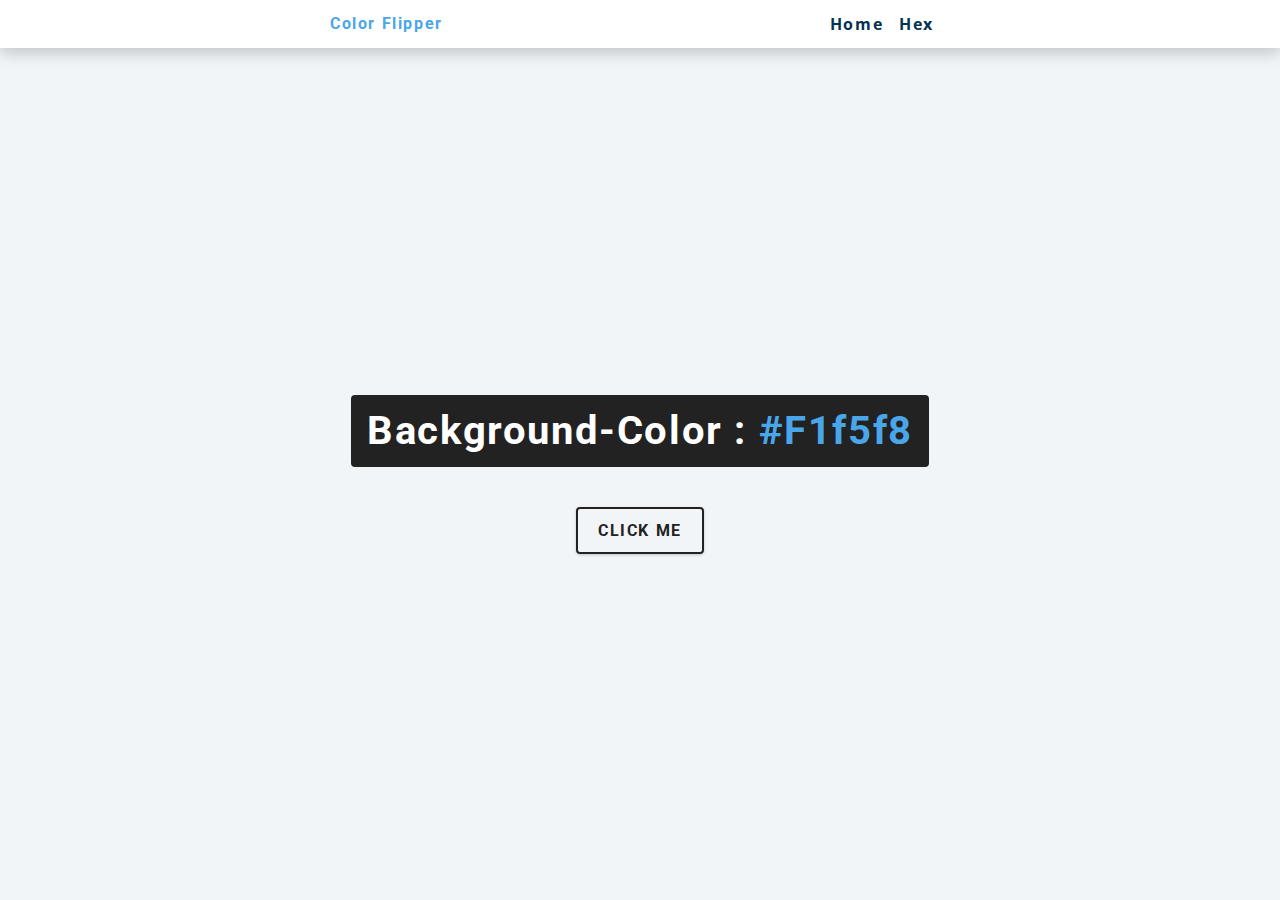
<file: color-flipper/index.html>
<!DOCTYPE html>
<html lang="en">
<head>
    <meta charset="UTF-8">
    <meta http-equiv="X-UA-Compatible" content="IE=edge">
    <meta name="viewport" content="width=device-width, initial-scale=1.0">
    <title>Color Flipper</title>
    <link rel="stylesheet" href="style.css">
    <script defer src="app.js"></script>
</head>
<body>
    <nav>
        <div class="nav-center">
            <h4>Color Flipper</h4>
            <ul class="nav-links">
                <li>
                    <a href="index.html">Home</a>
                </li>
                <li>
                    <a href="hex.html">Hex</a>
                </li>
            </ul>
        </div>
    </nav>
    <main>
        <div class="container">
            <h2>background-color : <span class="color">
                #f1f5f8
            </span></h2>
            <button class="btn btn-hero" id="btn">Click Me</button>
        </div>
    </main>
    
</body>
</html>
</file>
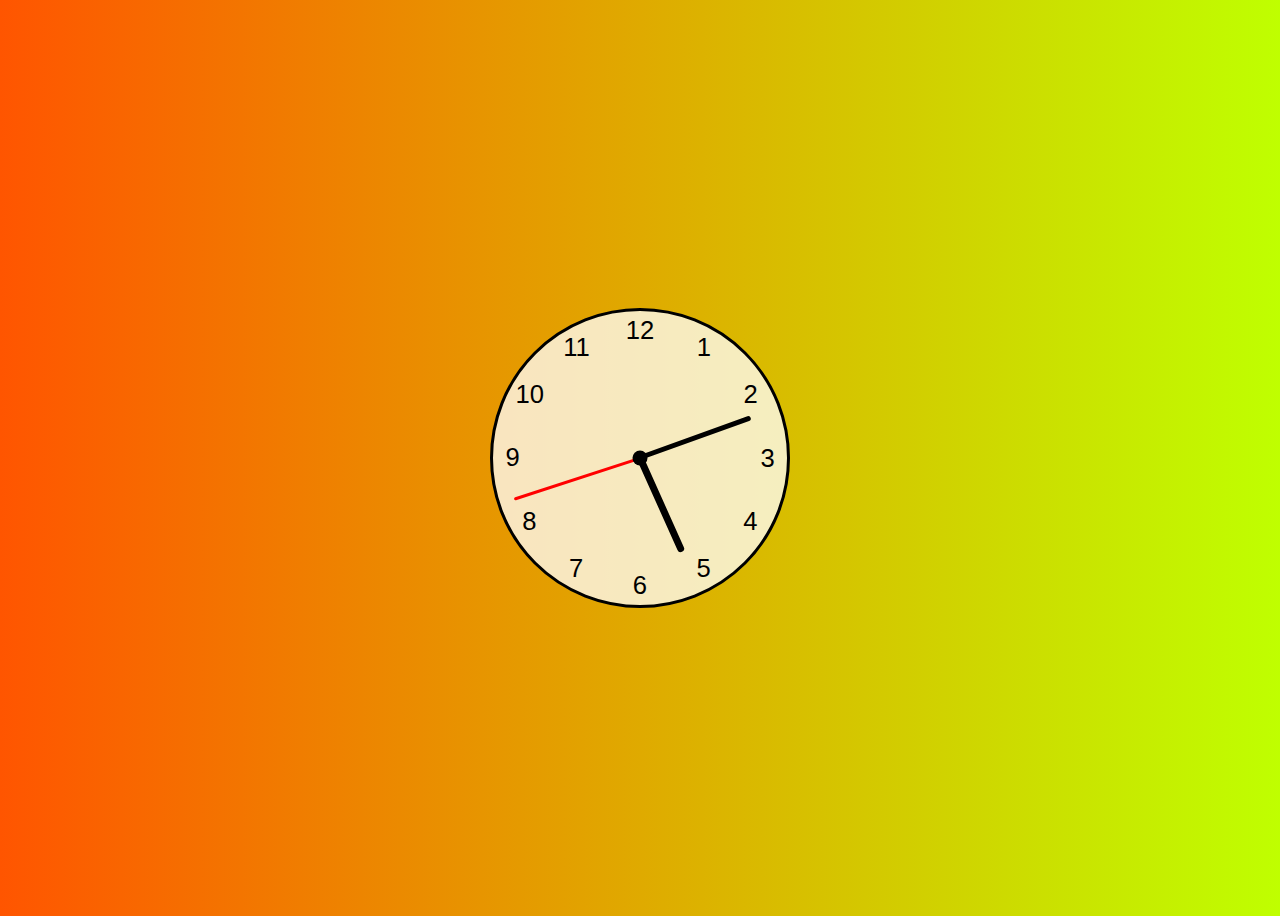
<file: JS-analog-clock/index.html>
<!DOCTYPE html>
<html lang="en">
<head>
    <meta charset="UTF-8">
    <meta http-equiv="X-UA-Compatible" content="IE=edge">
    <meta name="viewport" content="width=device-width, initial-scale=1.0">
    <title>Analog Clock</title>
    <script src="script.js" defer></script>
    <link rel="stylesheet" href="style.css">
</head>
<body>
    <div class="clock">
        <div class="hand hour" data-hour-hand></div>
        <div class="hand minute" data-minute-hand></div>
        <div class="hand second" data-second-hand></div>

        <div class="number number1">
            <div class="num1">1</div>
        </div>
        <div class="number number2">
            <div class="num2">2</div>
        </div>
        <div class="number number3">
            <div class="num3">3</div>
        </div>
        <div class="number number4">
            <div class="num4">4</div>
        </div>
        <div class="number number5">
            <div class="num5">5</div>
        </div>
        <div class="number number6">
            <div class="num6">6</div>
        </div>
        <div class="number number7">
            <div class="num7">7</div>
        </div>
        <div class="number number8">
            <div class="num8">8</div>
        </div>
        <div class="number number9">
            <div class="num9">9</div>
        </div>
        <div class="number number10">
            <div class="num10">10</div>
        </div>
        <div class="number number11">
            <div class="num11">11</div>
        </div>
        <div class="number number12">
            <div class="num12">12</div>
        </div>

    </div>
    
</body>
</html>
</file>
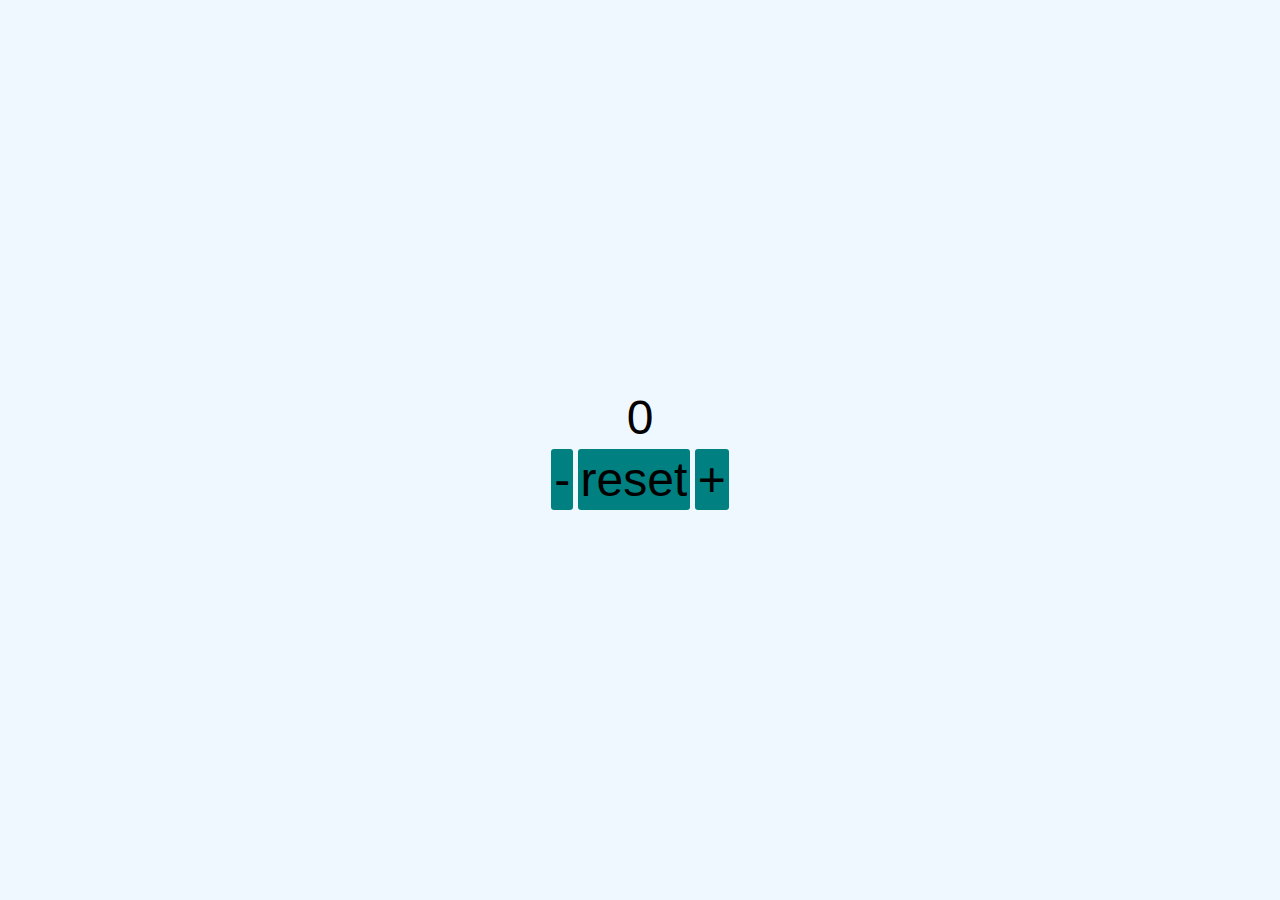
<file: JS-counter/index.html>
<!DOCTYPE html>
<html lang="en">
<head>
    <meta charset="UTF-8">
    <meta http-equiv="X-UA-Compatible" content="IE=edge">
    <meta name="viewport" content="width=device-width, initial-scale=1.0">
    <title>My Counter</title>
    <script  defer src="script.js"></script>
    <link rel="stylesheet" href="style.css">
</head>
<body>
    <div class="counter-container">
        <div class="container">
            <span id="output">0</span>
        </div>

        <div class="buttons">
            <button class="btn subtract" id="subtract">-</button>
            <button class="btn reset" id="reset">reset</button>
            <button class="btn add" id="add">+</button>
        </div>
    </div>
</body>
</html>
</file>
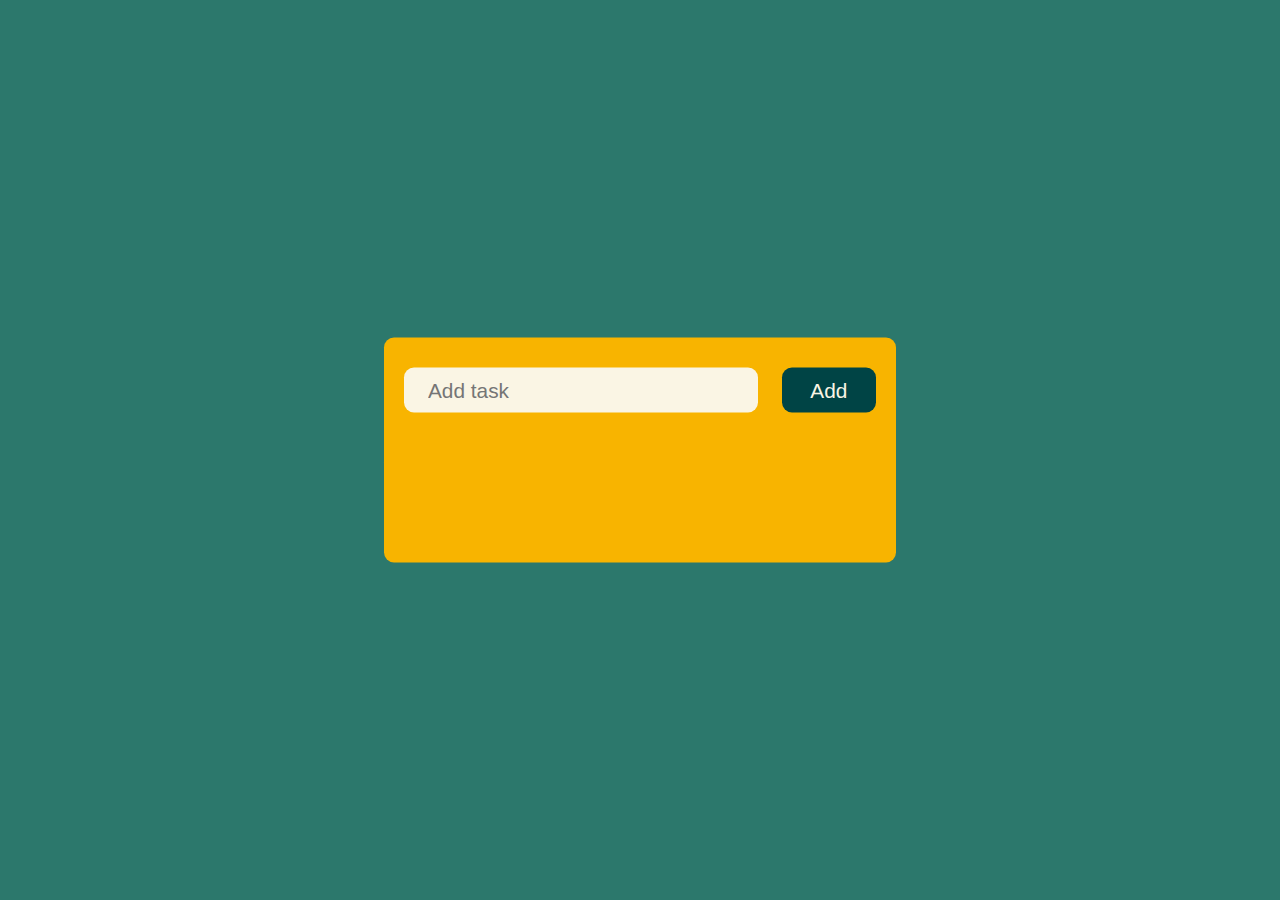
<file: to-do-list/index.html>
<!DOCTYPE html>
<html lang="en">
<head>
    <meta charset="UTF-8">
    <meta http-equiv="X-UA-Compatible" content="IE=edge">
    <meta name="viewport" content="width=device-width, initial-scale=1.0">
    <title>My to-do list</title>
    <link rel="stylesheet" href="style.css">
    <script src="script.js" defer></script>
</head>
<body>
    <div class="container">
        <div class="add-task" id="add-task">
            <input type="text" placeholder="Add task" id="input" data-input> 
            <button class="btn" id="btn" data-button>Add</button>
        </div>
        <div class="tasks" id="task" data-tasks></div>
    </div>
    
</body>
</html>
</file>
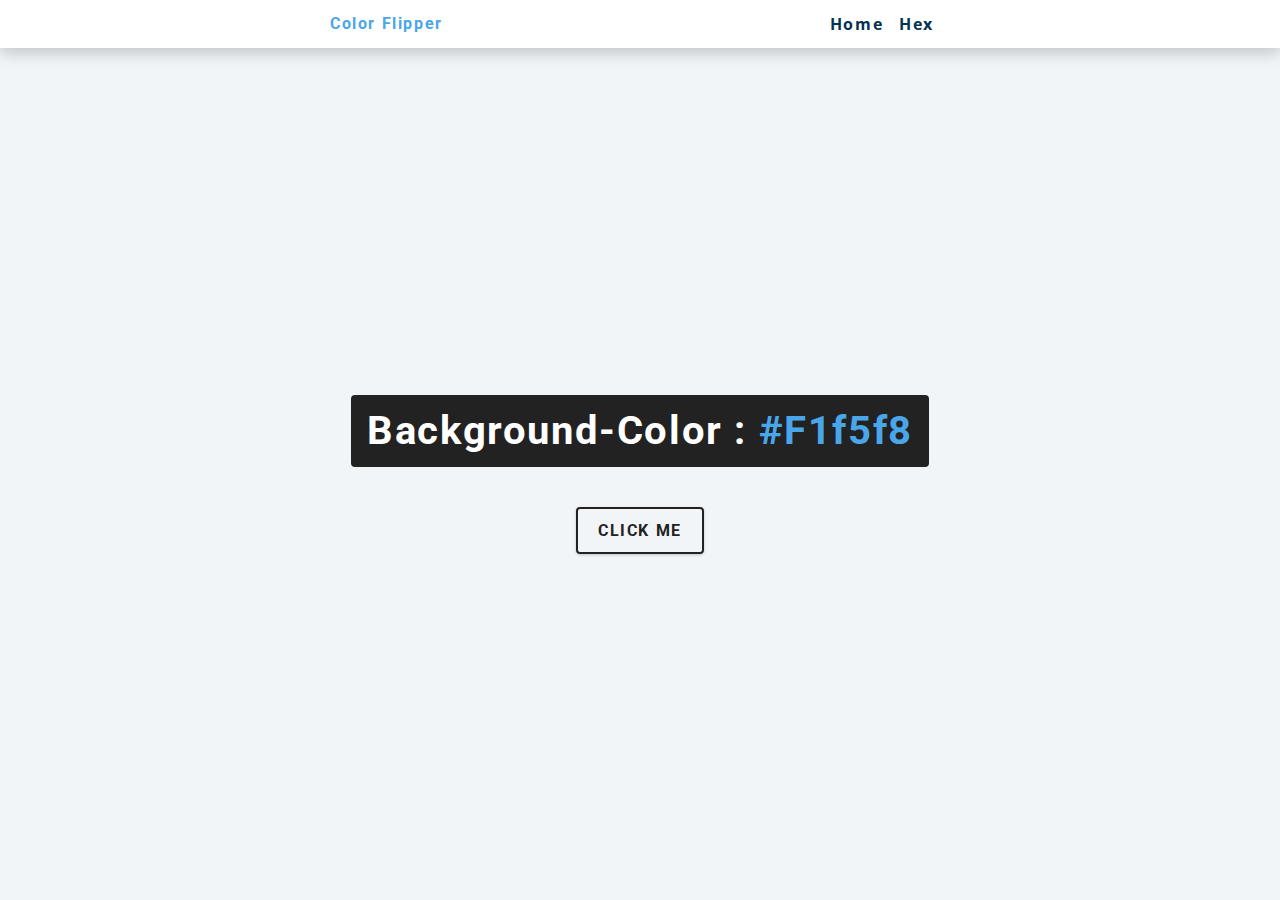
<file: color-flipper/hex.html>
<!DOCTYPE html>
<html lang="en">
<head>
    <meta charset="UTF-8">
    <meta http-equiv="X-UA-Compatible" content="IE=edge">
    <meta name="viewport" content="width=device-width, initial-scale=1.0">
    <title>Color Flipper</title>
    <link rel="stylesheet" href="style.css">
    <script defer src="script.js"></script>
</head>
<body>
    <nav>
        <div class="nav-center">
            <h4>Color Flipper</h4>
            <ul class="nav-links">
                <li>
                    <a href="index.html">Home</a>
                </li>
                <li>
                    <a href="hex.html">Hex</a>
                </li>
            </ul>
        </div>
    </nav>
    <main>
        <div class="container">
            <h2>background-color : <span class="color">
                #f1f5f8
            </span></h2>
            <button class="btn btn-hero" id="btn">Click Me</button>
        </div>
    </main>
    
</body>
</html>
</file>
<file: color-flipper/style.css>
/*
=============== 
Fonts
===============
*/
@import url("https://fonts.googleapis.com/css?family=Open+Sans|Roboto:400,700&display=swap");

/*
=============== 
Variables
===============
*/

:root {
  /* dark shades of primary color*/
  --clr-primary-1: hsl(205, 86%, 17%);
  --clr-primary-2: hsl(205, 77%, 27%);
  --clr-primary-3: hsl(205, 72%, 37%);
  --clr-primary-4: hsl(205, 63%, 48%);
  /* primary/main color */
  --clr-primary-5: hsl(205, 78%, 60%);
  /* lighter shades of primary color */
  --clr-primary-6: hsl(205, 89%, 70%);
  --clr-primary-7: hsl(205, 90%, 76%);
  --clr-primary-8: hsl(205, 86%, 81%);
  --clr-primary-9: hsl(205, 90%, 88%);
  --clr-primary-10: hsl(205, 100%, 96%);
  /* darkest grey - used for headings */
  --clr-grey-1: hsl(209, 61%, 16%);
  --clr-grey-2: hsl(211, 39%, 23%);
  --clr-grey-3: hsl(209, 34%, 30%);
  --clr-grey-4: hsl(209, 28%, 39%);
  /* grey used for paragraphs */
  --clr-grey-5: hsl(210, 22%, 49%);
  --clr-grey-6: hsl(209, 23%, 60%);
  --clr-grey-7: hsl(211, 27%, 70%);
  --clr-grey-8: hsl(210, 31%, 80%);
  --clr-grey-9: hsl(212, 33%, 89%);
  --clr-grey-10: hsl(210, 36%, 96%);
  --clr-white: #fff;
  --clr-red-dark: hsl(360, 67%, 44%);
  --clr-red-light: hsl(360, 71%, 66%);
  --clr-green-dark: hsl(125, 67%, 44%);
  --clr-green-light: hsl(125, 71%, 66%);
  --clr-black: #222;
  --ff-primary: "Roboto", sans-serif;
  --ff-secondary: "Open Sans", sans-serif;
  --transition: all 0.3s linear;
  --spacing: 0.1rem;
  --radius: 0.25rem;
  --light-shadow: 0 5px 15px rgba(0, 0, 0, 0.1);
  --dark-shadow: 0 5px 15px rgba(0, 0, 0, 0.2);
  --max-width: 1170px;
  --fixed-width: 620px;
}
/*
=============== 
Global Styles
===============
*/

*,
::after,
::before {
  margin: 0;
  padding: 0;
  box-sizing: border-box;
}
body {
  font-family: var(--ff-secondary);
  background: var(--clr-grey-10);
  color: var(--clr-grey-1);
  line-height: 1.5;
  font-size: 0.875rem;
}
ul {
  list-style-type: none;
}
a {
  text-decoration: none;
}
h1,
h2,
h3,
h4 {
  letter-spacing: var(--spacing);
  text-transform: capitalize;
  line-height: 1.25;
  margin-bottom: 0.75rem;
  font-family: var(--ff-primary);
}
h1 {
  font-size: 3rem;
}
h2 {
  font-size: 2rem;
}
h3 {
  font-size: 1.25rem;
}
h4 {
  font-size: 0.875rem;
}
p {
  margin-bottom: 1.25rem;
  color: var(--clr-grey-5);
}
@media screen and (min-width: 800px) {
  h1 {
    font-size: 4rem;
  }
  h2 {
    font-size: 2.5rem;
  }
  h3 {
    font-size: 1.75rem;
  }
  h4 {
    font-size: 1rem;
  }
  body {
    font-size: 1rem;
  }
  h1,
  h2,
  h3,
  h4 {
    line-height: 1;
  }
}
/*  global classes */

/* section */
.section {
  padding: 5rem 0;
}

.section-center {
  width: 90vw;
  margin: 0 auto;
  max-width: 1170px;
}
@media screen and (min-width: 992px) {
  .section-center {
    width: 95vw;
  }
}
main {
  min-height: 100vh;
  display: grid;
  place-items: center;
}

/*
=============== 
Nav
===============
*/
nav {
  background: var(--clr-white);
  height: 3rem;
  display: grid;
  align-items: center;
  box-shadow: var(--dark-shadow);
}
.nav-center {
  width: 90vw;
  max-width: var(--fixed-width);
  margin: 0 auto;
  display: flex;
  align-items: center;
  justify-content: space-between;
}
.nav-center h4 {
  margin-bottom: 0;
  color: var(--clr-primary-5);
}
.nav-links {
  display: flex;
}
nav a {
  text-transform: capitalize;
  font-weight: 700;
  font-size: 1rem;
  color: var(--clr-primary-1);
  letter-spacing: var(--spacing);
  margin-right: 1rem;
}
nav a:hover {
  color: var(--clr-primary-5);
}
/*
=============== 
Container
===============
*/
main {
  min-height: calc(100vh - 3rem);
  display: grid;
  place-items: center;
}
.container {
  text-align: center;
}
.container h2 {
  background: var(--clr-black);
  color: var(--clr-white);
  padding: 1rem;
  border-radius: var(--radius);
  margin-bottom: 2.5rem;
}
.color {
  color: var(--clr-primary-5);
}
.btn-hero {
  font-family: var(--ff-primary);
  text-transform: uppercase;
  background: transparent;
  color: var(--clr-black);
  letter-spacing: var(--spacing);
  display: inline-block;
  font-weight: 700;
  transition: var(--transition);
  border: 2px solid var(--clr-black);
  cursor: pointer;
  box-shadow: 0 1px 3px rgba(0, 0, 0, 0.2);
  border-radius: var(--radius);
  font-size: 1rem;
  padding: 0.75rem 1.25rem;
}
.btn-hero:hover {
  color: var(--clr-white);
  background: var(--clr-black);
}
</file>
<file: JS-analog-clock/style.css>
*,
::after,
::before {
    font-family: 'Franklin Gothic Medium', 'Arial Narrow', Arial, sans-serif;
    box-sizing: border-box;
}

body {
    background: linear-gradient(to right, hsl(20, 100%, 50%), hsl(75, 100%, 50%));
    display: flex;
    justify-content: center;
    align-items: center;
    min-height: 100vh;
    overflow: hidden;
}

/*Clock body*/

.clock {
    height: 300px;
    width: 300px;
    border-radius: 50%;
    background-color: rgba(255, 2555, 255, 0.75);
    border: 3px solid black;
    position: relative;
}

.clock .hand {
    --rotation: 0;
    position: absolute;
    bottom: 50%;
    left: 50%;
    background-color: black;
    transform-origin: bottom;
    transform: translate(-50%) rotate(calc(var(--rotation) * 1deg));
    border-top-left-radius: 10px;
    border-top-right-radius: 10px;
    z-index: 10;
}

.clock .hand.second {
    height: 45%;
    width: 3px;
    background: red;
}

.clock .hand.minute {
    height: 40%;
    width: 5px;
    background: black;
}

.clock .hand.hour {
    height: 35%;
    width: 7px;
    background: black;
}

/*Add circle to center clock*/

.clock::after {
    content: " ";
    position: absolute;
    background-color: black;
    height: 15px;
    width: 15px;
    border-radius: 50%;
    top: 50%;
    left: 50%;
    transform: translate(-50%, -50%);
    z-index: 11;
}

/*Clock numbers*/

.clock .number {
    padding: 0.3rem;
    position: absolute;
    height: 100%;
    width: 100%;
    text-align: center;
    font-size: 1.6rem;
}

/*Orient numbers against outside of clock face*/

.clock .number1 {
    transform: rotate(30deg);
}

.clock .number2 {
    transform: rotate(60deg);
}

.clock .number3 {
    transform: rotate(90deg);
}

.clock .number4 {
    transform: rotate(120deg);
}

.clock .number5 {
    transform: rotate(150deg);
}

.clock .number6 {
    transform: rotate(180deg);
}

.clock .number7 {
    transform: rotate(210deg);
}

.clock .number8 {
    transform: rotate(240deg);
}

.clock .number9 {
    transform: rotate(270deg);
}

.clock .number10 {
    transform: rotate(300deg);
}

.clock .number11 {
    transform: rotate(330deg);
}

/*Orient numbers upright*/

.clock .num1 {
    transform: rotate(-30deg);
}

.clock .num2 {
    transform: rotate(-60deg);
}

.clock .num3 {
    transform: rotate(-90deg);
}

.clock .num4 {
    transform: rotate(-120deg);
}

.clock .num5 {
    transform: rotate(-150deg);
}

.clock .num6 {
    transform: rotate(-180deg);
}

.clock .num7 {
    transform: rotate(-210deg);
}

.clock .num8 {
    transform: rotate(-240deg);
}

.clock .num9 {
    transform: rotate(-270deg);
}

.clock .num10 {
    transform: rotate(-300deg);
}

.clock .num11 {
    transform: rotate(-330deg);
}
</file>
<file: JS-counter/style.css>
*,
*::after,
*::before {
    padding: 0px;
    margin: 0px;
    font-size: inherit;
}

html,
body {
    height: 100vh;
}

body {
    font-family: sans-serif;
    font-size: 16px;
    display: flex;
    flex-direction: column;
    align-items: center;
    justify-content: center;
    background-color: aliceblue;
}

.counter-container {
    display: flex;
    flex-direction: column;
    align-items: center;
}

.container {
    margin-bottom: 4px;
}

span {
    font-size: 3rem;
    background-color: none;
    padding: 2px 12px;
    border-radius: 4px;
    columns: #fff;
}

button {
    font-size: 3rem;
    cursor: pointer;
    background-color: teal;
    border: 0px;
    border-radius: 3px;
    padding: 3px;

}
</file>
<file: to-do-list/style.css>
*, ::before, ::after {
    padding: 0;
    margin: 0;
    box-sizing: border-box;
}



.first-color { 
	background: #f8b400; 
}
	
.second-color { 
	background: #faf5e4; 
}

.third-color { 
	background: #2c786c; 
}

.fourth-color { 
	background: #004445; 
}



body {
    height: 100vh;
    background: #2c786c;
    font-family: Georgia, 'Times New Roman', Times, serif;
}

.container {
    position: absolute;
    width: 40%;
    top: 50%;
    left: 50%;
    background: #f8b400;
    min-width: 450px;
    min-height: 25vh;
    border-radius: 10px;
    transform: translate(-50%, -50%);
}

.add-task {
    position: relative;
    padding: 30px 20px;
}

.add-task input {
    position: relative;
    background-color: #faf5e4;
    width: 75%;
    height: 45px;
    font-weight: 500;
    font-size: 1.3rem;
    border: none;
    padding-left: 1.5rem;
    border-radius: 10px;
}

.add-task input:focus {
    outline: none;
    background-color: white;
}

button {
    position: relative;
    float: right;
    font-weight: 500;
    font-size: 1.3rem;
    background-color:#004445;
    color: #faf5e4;
    border: none;
    width: 20%;
    height: 45px;
    border-radius: 10px;
    cursor: pointer;
}

.tasks {
    width: 100%;
    position: relative;
    background-color:#f8b400;
    padding: 30px 20px;
    margin-top: 10px;
    border-radius: 10px;

}

.new-task {
    display: flex;
    height: 50px;
    margin-bottom: 8px;
    padding: 5px 10px;
    align-items: center;
    justify-content: space-between;
    cursor: pointer;
    background-color: #faf5e4;
    border-radius: 10px;;
}

.new-task span {
    font-weight: 400;
    font-size: 1.2rem;
}

.new-task button {
    height: 100%;
    width: 40px;
    background-color: #004445;
    border: none;
    outline: none;
    cursor: pointer;

}
</file>
